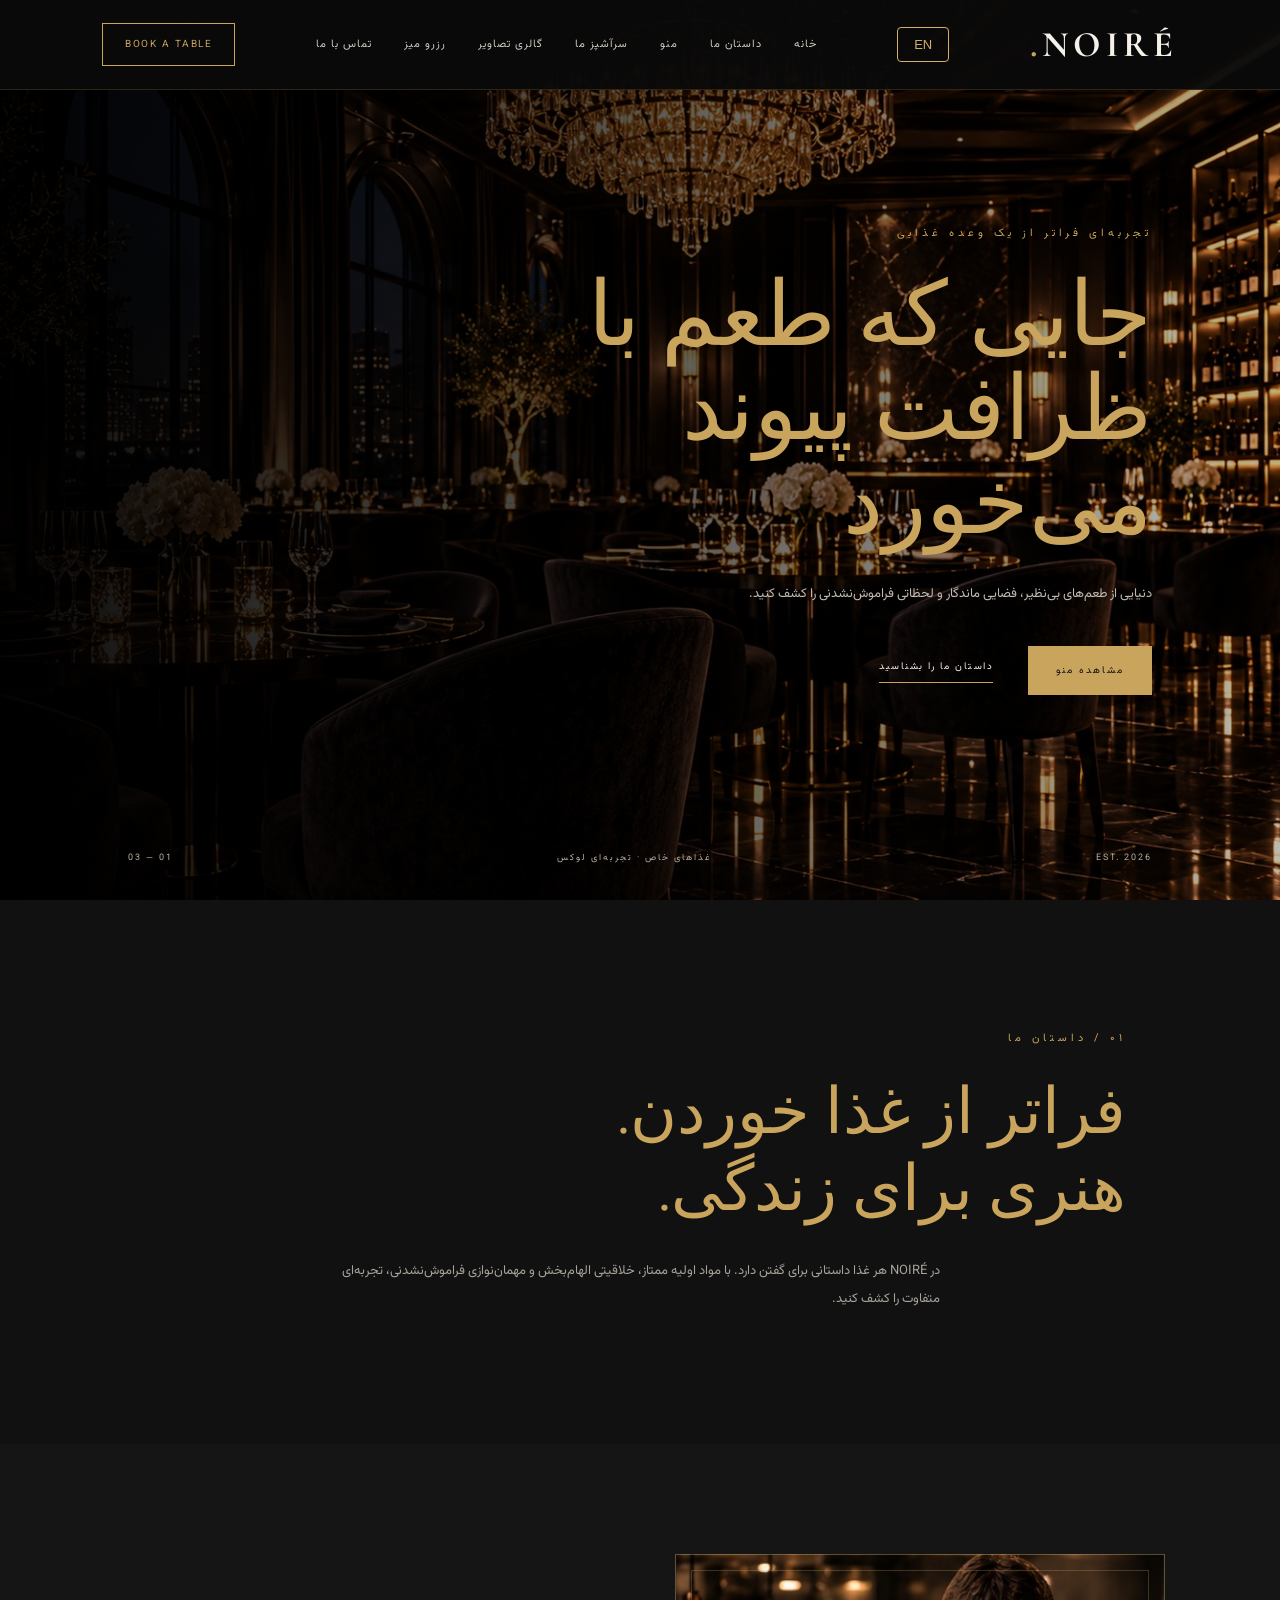
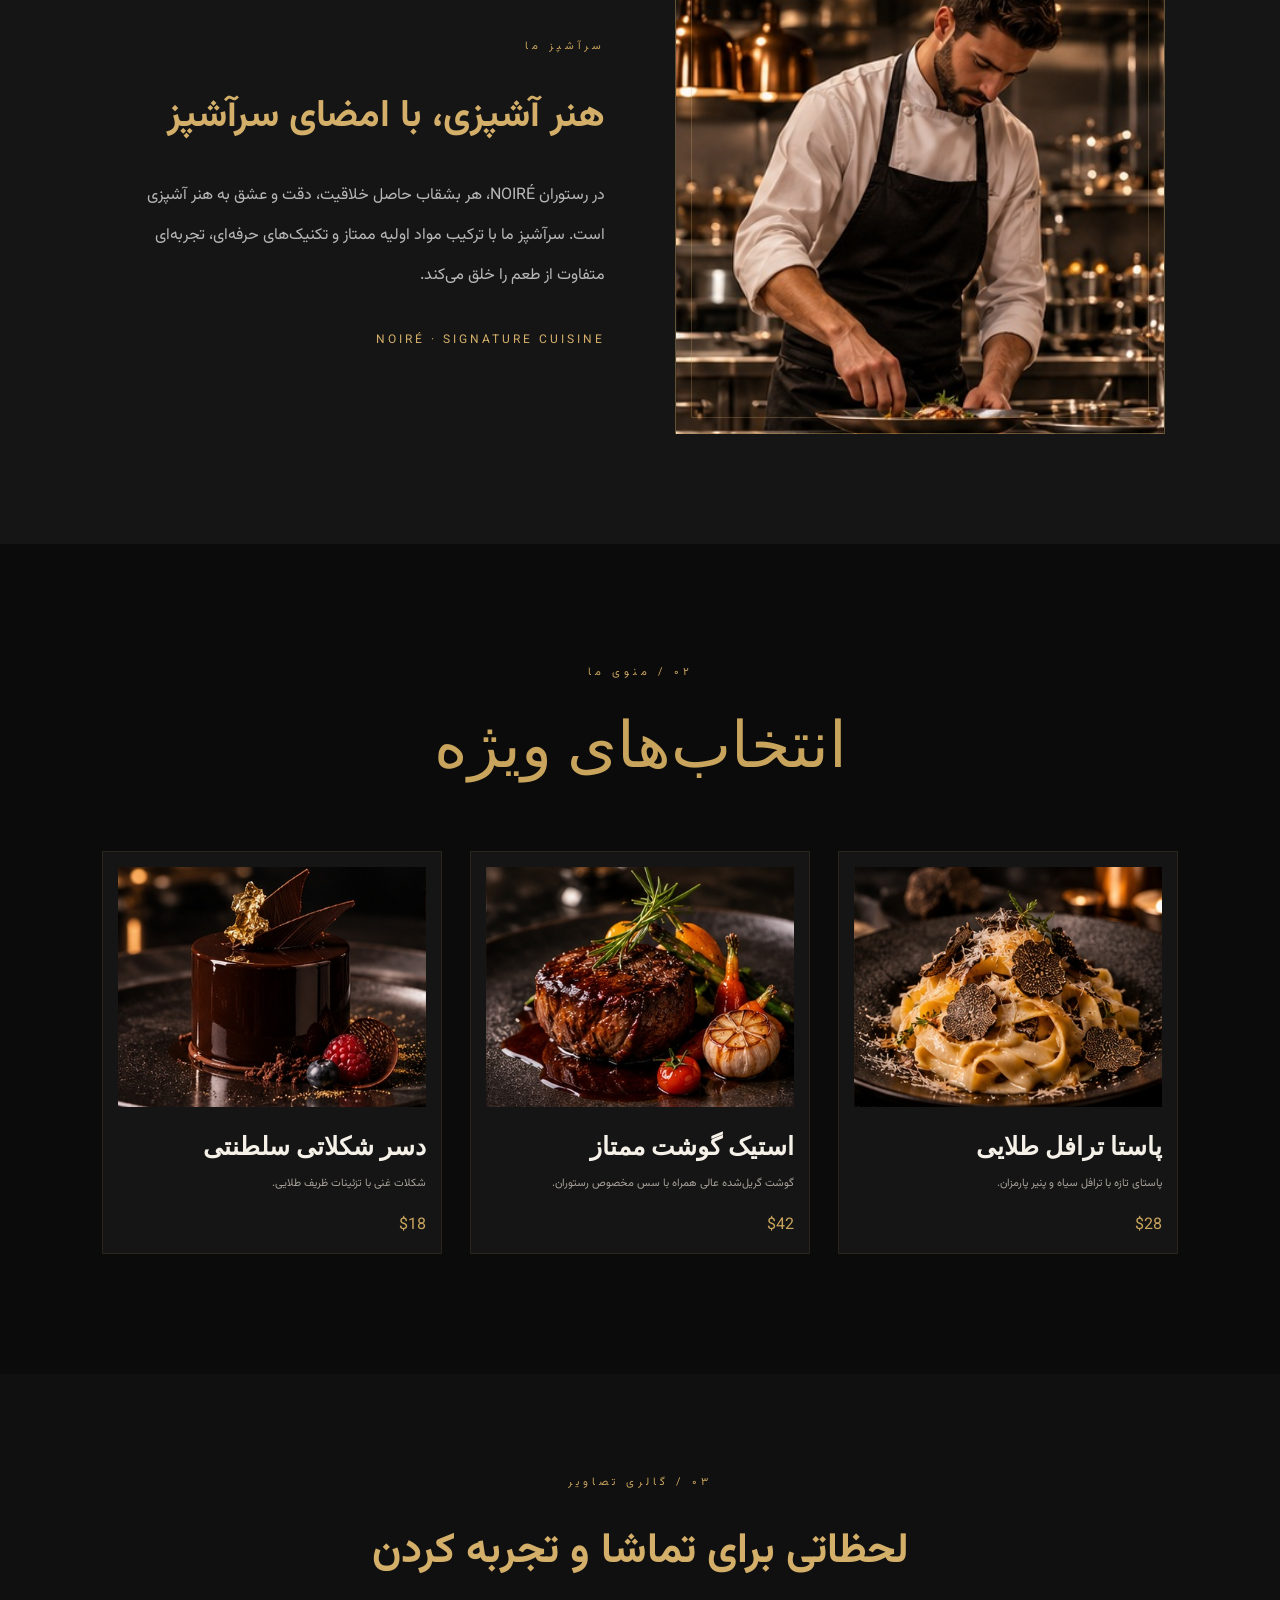
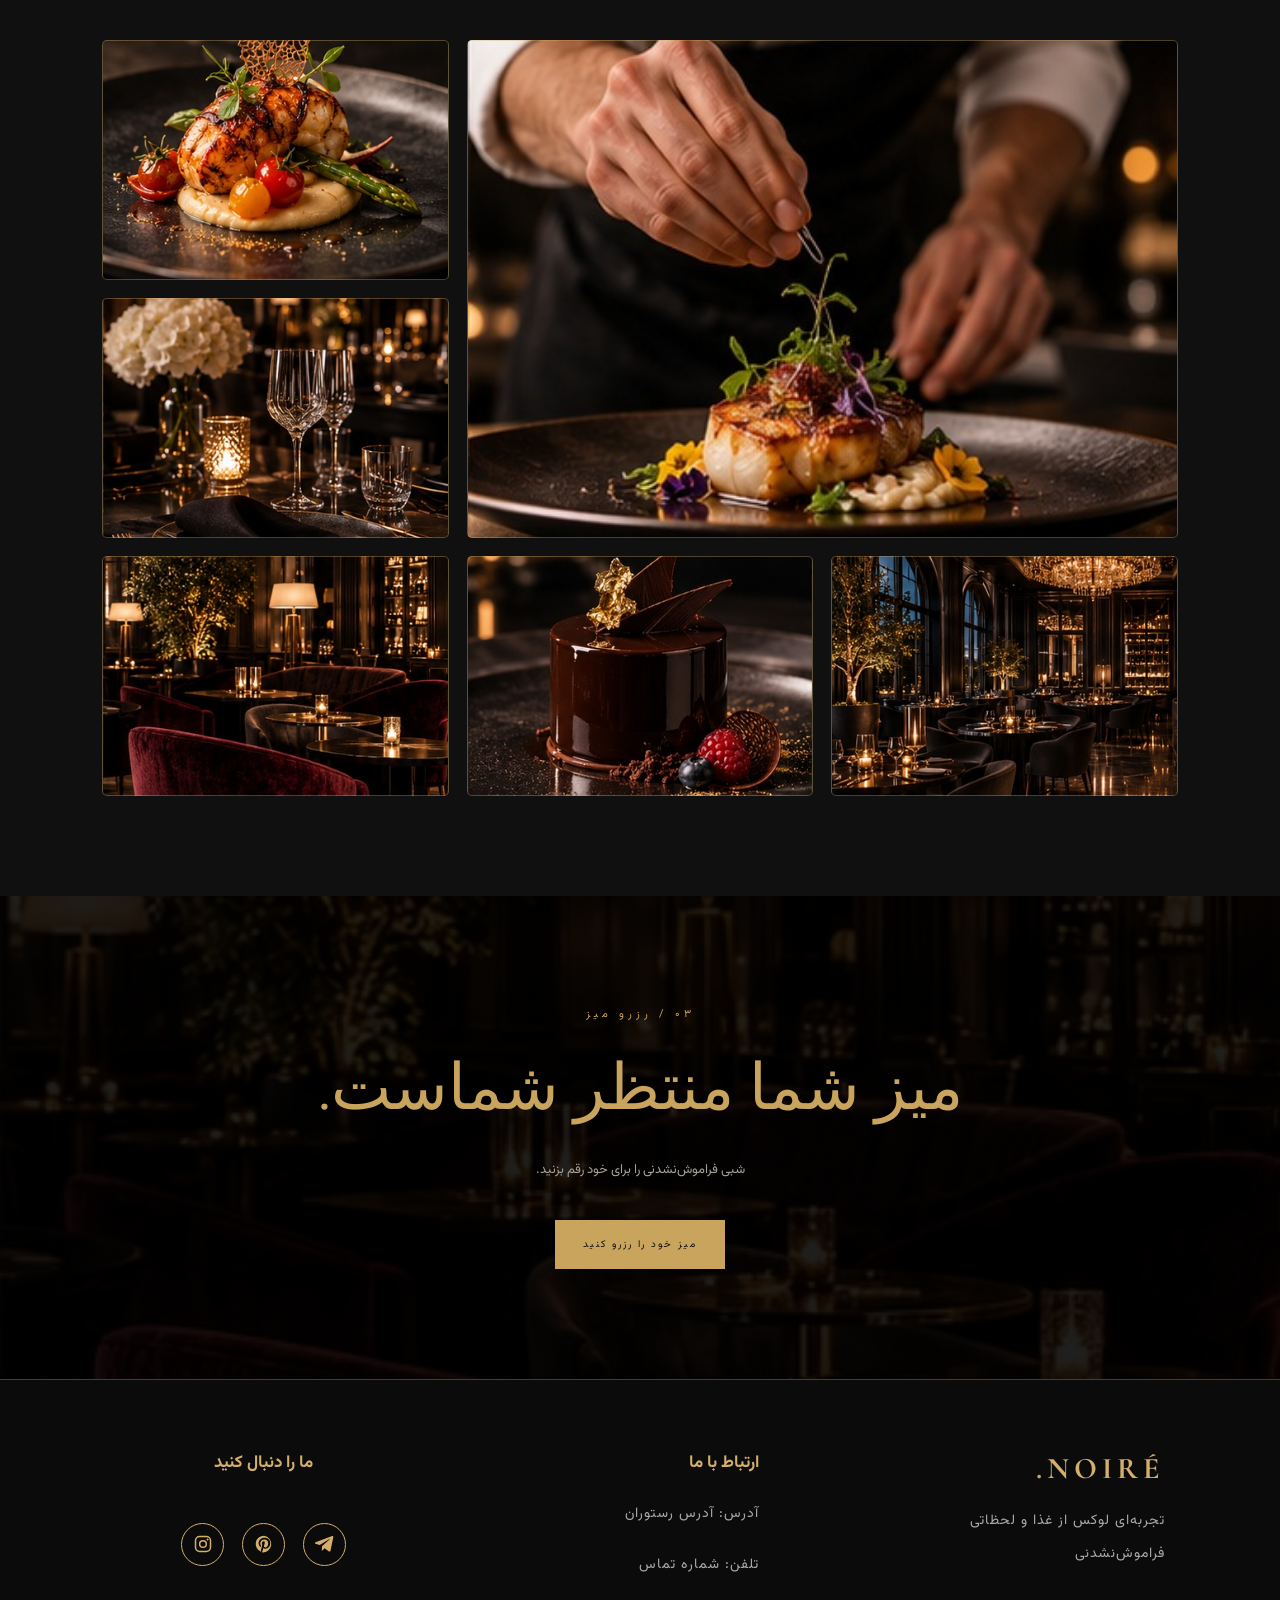
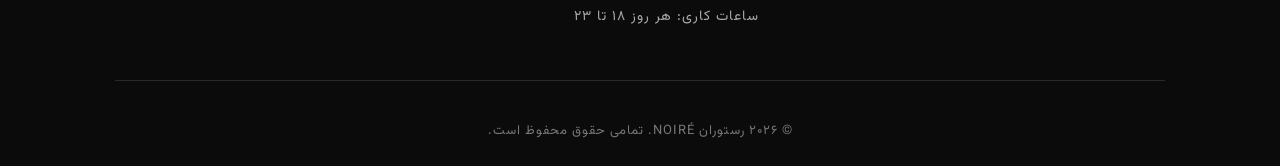
<file: index.html>
<!DOCTYPE html>
<html lang="fa" dir="rtl">
<head>
    <meta charset="UTF-8">
    <meta name="viewport" content="width=device-width, initial-scale=1.0">
    <meta name="description" content="NOIRÉ - An unforgettable luxury dining experience.">
    <title>NOIRÉ | Luxury Restaurant</title>

    <link rel="stylesheet" href="style.css">
    <link href="https://fonts.googleapis.com/css2?family=Vazirmatn:wght@100..900&display=swap" rel="stylesheet">
    <link rel="preconnect" href="https://fonts.googleapis.com">
    <link rel="preconnect" href="https://fonts.gstatic.com" crossorigin>
    <link href="https://fonts.googleapis.com/css2?family=Cormorant+Garamond:wght@400;500;600;700&family=Montserrat:wght@300;400;500;600&display=swap" rel="stylesheet">
</head>
<body>

    <header class="header">
       
    <a href="#" class="logo">NOIRÉ<span>.</span></a>
        <button id="languageToggle" class="language-btn" onclick="toggleLanguage()">
    EN
</button>

     
<nav class="navbar">
    <a href="#home" data-fa="خانه" data-en="Home">خانه</a>
    <a href="#about" data-fa="داستان ما" data-en="Our Story">داستان ما</a>
    <a href="#menu" data-fa="منو" data-en="Menu">منو</a>
    <a href="#chef" data-fa="سرآشپز ما" data-en="Our Chef">سرآشپز ما</a>
    <a href="#gallery" data-fa="گالری تصاویر" data-en="Gallery">گالری تصاویر</a>
    <a href="#reservation" data-fa="رزرو میز" data-en="Reservation">رزرو میز</a>
    <a href="#contact" data-fa="تماس با ما" data-en="Contact">تماس با ما</a>
</nav>

        <a href="#reservation" class="header-btn">BOOK A TABLE</a>
    </header>

    <main>
      
<section class="hero" id="home">
    <div class="hero-content">
        <p class="eyebrow"
           data-fa="تجربه‌ای فراتر از یک وعده غذایی"
           data-en="AN EXTRAORDINARY DINING EXPERIENCE">
            تجربه‌ای فراتر از یک وعده غذایی
        </p>

        <h1>
            <span data-fa="جایی که طعم با" data-en="Where Taste Meets">جایی که طعم با</span>
            <span data-fa="ظرافت" data-en="Elegance">ظرافت</span>
            <span data-fa="پیوند می‌خورد" data-en="">پیوند می‌خورد</span>
        </h1>

        <p class="hero-description"
           data-fa="دنیایی از طعم‌های بی‌نظیر، فضایی ماندگار و لحظاتی فراموش‌نشدنی را کشف کنید."
           data-en="Discover a world of exquisite flavors, timeless atmosphere and unforgettable moments.">
            دنیایی از طعم‌های بی‌نظیر، فضایی ماندگار و لحظاتی فراموش‌نشدنی را کشف کنید.
        </p>

        <div class="hero-buttons">
            <a href="#menu" class="primary-btn"
               data-fa="مشاهده منو" data-en="EXPLORE MENU">مشاهده منو</a>

            <a href="#about" class="text-btn"
               data-fa="داستان ما را بشناسید" data-en="DISCOVER OUR STORY">داستان ما را بشناسید</a>
        </div>
    </div>

    <div class="hero-bottom">
        <span>EST. 2026</span>
        <span data-fa="غذاهای خاص · تجربه‌ای لوکس"
              data-en="FINE DINING · SIGNATURE CUISINE">غذاهای خاص · تجربه‌ای لوکس</span>
        <span>01 — 03</span>
    </div>
</section>


      
<section class="about" id="about">
    <div class="section-label"
         data-fa="۰۱ / داستان ما"
         data-en="01 / OUR STORY">۰۱ / داستان ما</div>

    <h2>
        <span data-fa="فراتر از غذا خوردن." data-en="More Than Dining.">فراتر از غذا خوردن.</span>
        <br>
        <span data-fa="هنری برای زندگی." data-en="An Art of Living.">هنری برای زندگی.</span>
    </h2>

    <p
        data-fa="در NOIRÉ هر غذا داستانی برای گفتن دارد. با مواد اولیه ممتاز، خلاقیتی الهام‌بخش و مهمان‌نوازی فراموش‌نشدنی، تجربه‌ای متفاوت را کشف کنید."
        data-en="At NOIRÉ, every dish tells a story. Experience exceptional ingredients, inspired creativity and unforgettable hospitality.">
        در NOIRÉ هر غذا داستانی برای گفتن دارد. با مواد اولیه ممتاز، خلاقیتی الهام‌بخش و مهمان‌نوازی فراموش‌نشدنی، تجربه‌ای متفاوت را کشف کنید.
    </p>
</section>

<section class="chef" id="chef">

    <div class="chef-image">
        <div class="chef-image-overlay"></div>
    </div>

    <div class="chef-content">

        <div class="section-label"
             data-fa="سرآشپز ما"
             data-en="OUR CHEF">
            سرآشپز ما
        </div>

        <h2>
            <span data-fa="هنر آشپزی،"
                  data-en="The Art of Cooking,">
                هنر آشپزی،
            </span>
            <span data-fa="با امضای سرآشپز"
                  data-en="Signed by Our Chef">
                با امضای سرآشپز
            </span>
        </h2>

        <p data-fa="در رستوران NOIRÉ، هر بشقاب حاصل خلاقیت، دقت و عشق به هنر آشپزی است. سرآشپز ما با ترکیب مواد اولیه ممتاز و تکنیک‌های حرفه‌ای، تجربه‌ای متفاوت از طعم را خلق می‌کند."
           data-en="At NOIRÉ, every plate is a creation of passion, precision and culinary artistry. Our chef combines exceptional ingredients with refined techniques to create an unforgettable dining experience.">
            در رستوران NOIRÉ، هر بشقاب حاصل خلاقیت، دقت و عشق به هنر آشپزی است. سرآشپز ما با ترکیب مواد اولیه ممتاز و تکنیک‌های حرفه‌ای، تجربه‌ای متفاوت از طعم را خلق می‌کند.
        </p>

        <div class="chef-signature">NOIRÉ · SIGNATURE CUISINE</div>

    </div>

</section>
       
<section class="menu" id="menu">
    <div class="section-label"
         data-fa="۰۲ / منوی ما"
         data-en="02 / OUR MENU">۰۲ / منوی ما</div>

    <h2>
        <span data-fa="انتخاب‌های" data-en="Signature">انتخاب‌های</span>
        <span data-fa="ویژه" data-en="Selections">ویژه</span>
    </h2>

    <div class="menu-grid">
        <article class="menu-card">
           <div class="menu-image menu-pasta"></div>
            <h3 data-fa="پاستا ترافل طلایی" data-en="Golden Truffle Pasta">پاستا ترافل طلایی</h3>
            <p data-fa="پاستای تازه با ترافل سیاه و پنیر پارمزان." data-en="Fresh pasta, black truffle and parmesan.">پاستای تازه با ترافل سیاه و پنیر پارمزان.</p>
            <span>$28</span>
        </article>

        <article class="menu-card">
           <div class="menu-image menu-steak"></div>
            <h3 data-fa="استیک گوشت ممتاز" data-en="Premium Beef Steak">استیک گوشت ممتاز</h3>
            <p data-fa="گوشت گریل‌شده عالی همراه با سس مخصوص رستوران." data-en="Perfectly grilled beef with signature sauce.">گوشت گریل‌شده عالی همراه با سس مخصوص رستوران.</p>
            <span>$42</span>
        </article>

        <article class="menu-card">
            <div class="menu-image menu-dessert"></div>
            <h3 data-fa="دسر شکلاتی سلطنتی" data-en="Royal Chocolate Dessert">دسر شکلاتی سلطنتی</h3>
            <p data-fa="شکلات غنی با تزئینات ظریف طلایی." data-en="Rich chocolate with delicate golden touches.">شکلات غنی با تزئینات ظریف طلایی.</p>
            <span>$18</span>
        </article>
    </div>
</section>


        <section class="gallery" id="gallery">

    <div class="section-label"
         data-fa="۰۳ / گالری تصاویر"
         data-en="03 / OUR GALLERY">
        ۰۳ / گالری تصاویر
    </div>

    <h2>
        <span data-fa="لحظاتی برای تماشا"
              data-en="Moments Worth">
            لحظاتی برای تماشا
        </span>
        <span data-fa="و تجربه کردن"
              data-en="Experiencing">
            و تجربه کردن
        </span>
    </h2>

   <div class="gallery-grid">
    <div class="gallery-item gallery-item-large gallery-chef"></div>
    <div class="gallery-item gallery-seafood"></div>
    <div class="gallery-item gallery-table"></div>
    <div class="gallery-item gallery-interior"></div>
    <div class="gallery-item gallery-dessert"></div>
    <div class="gallery-item gallery-dining"></div>
</div>

</section>
       
<section class="reservation" id="reservation">
    <p class="section-label"
       data-fa="۰۳ / رزرو میز"
       data-en="03 / RESERVATIONS">۰۳ / رزرو میز</p>

    <h2>
        <span data-fa="میز شما" data-en="Your Table">میز شما</span>
        <span data-fa="منتظر شماست." data-en="Awaits.">منتظر شماست.</span>
    </h2>

    <p data-fa="شبی فراموش‌نشدنی را برای خود رقم بزنید."
       data-en="Make your next evening truly unforgettable.">
        شبی فراموش‌نشدنی را برای خود رقم بزنید.
    </p>

   <a href="reservation.html" class="primary-btn"
       data-fa="میز خود را رزرو کنید"
       data-en="RESERVE YOUR TABLE">میز خود را رزرو کنید</a>
</section>

    </main>

    

<footer id="contact" class="site-footer">

    <div class="footer-content">

        <div class="footer-brand">
            <a href="#" class="logo">NOIRÉ<span>.</span></a>

            <p data-fa="تجربه‌ای لوکس از غذا و لحظاتی فراموش‌نشدنی"
               data-en="Luxury Dining · Exceptional Moments">
                تجربه‌ای لوکس از غذا و لحظاتی فراموش‌نشدنی
            </p>
        </div>

        <div class="footer-contact">
            <h3 data-fa="ارتباط با ما" data-en="Contact Us">ارتباط با ما</h3>

            <p data-fa="آدرس: آدرس رستوران"
               data-en="Address: Restaurant Address">آدرس: آدرس رستوران</p>

            <p data-fa="تلفن: شماره تماس"
               data-en="Phone: Phone Number">تلفن: شماره تماس</p>

            <p data-fa="ساعات کاری: هر روز ۱۸ تا ۲۳"
               data-en="Opening Hours: Daily 6 PM – 11 PM">
                ساعات کاری: هر روز ۱۸ تا ۲۳
            </p>
        </div>

        
<div class="footer-social">
    <h3 data-fa="ما را دنبال کنید"
        data-en="Follow Us">ما را دنبال کنید</h3>

    <div class="social-icons">
        <a href="#" target="_blank" aria-label="Instagram">
            <svg viewBox="0 0 24 24">
                <rect x="3" y="3" width="18" height="18" rx="5" fill="none" stroke="currentColor" stroke-width="1.8"/>
                <circle cx="12" cy="12" r="4" fill="none" stroke="currentColor" stroke-width="1.8"/>
                <circle cx="17.5" cy="6.5" r="1.2" fill="currentColor"/>
            </svg>
        </a>
        <a href="#" target="_blank" aria-label="Pinterest">
            <svg viewBox="0 0 24 24">
                <path fill="currentColor" d="M12 2a10 10 0 0 0-3.64 19.31c-.02-.78 0-1.72.19-2.57l1.34-5.68s-.33-.65-.33-1.61c0-1.51.88-2.64 1.97-2.64.93 0 1.38.7 1.38 1.55 0 .95-.61 2.38-.92 3.7-.26 1.1.55 2 1.63 2 1.95 0 3.45-2.06 3.45-5.03 0-2.63-1.89-4.47-4.59-4.47-3.12 0-4.96 2.34-4.96 4.75 0 .94.36 1.95.82 2.5.09.11.1.2.07.31l-.3 1.22c-.05.2-.16.24-.37.14-1.37-.64-2.22-2.64-2.22-4.25 0-3.46 2.51-6.64 7.24-6.64 3.8 0 6.76 2.71 6.76 6.33 0 3.78-2.38 6.83-5.68 6.83-1.11 0-2.15-.58-2.51-1.27l-.69 2.62c-.25.96-.93 2.16-1.38 2.89A10 10 0 1 0 12 2z"/>
            </svg>
        </a>
        <a href="#" target="_blank" aria-label="Telegram">
            <svg viewBox="0 0 24 24">
                <path fill="currentColor" d="M21.9 4.2 18.6 20c-.25 1.12-.92 1.4-1.86.87l-5.15-3.8-2.49 2.4c-.27.27-.5.5-1.02.5l.37-5.24 9.54-8.62c.41-.37-.09-.57-.64-.2L5.56 13.25.48 11.66c-1.1-.35-1.12-1.1.23-1.63L20.57 2.4c.91-.33 1.7.22 1.33 1.8z"/>
            </svg>
        </a>
    </div>
</div>

    </div>


    <div class="footer-bottom">
        <p data-fa="© ۲۰۲۶ رستوران NOIRÉ. تمامی حقوق محفوظ است."
           data-en="© 2026 NOIRÉ Restaurant. All Rights Reserved.">
            © ۲۰۲۶ رستوران NOIRÉ. تمامی حقوق محفوظ است.
        </p>
    </div>

</footer>


    <script src="script.js"></script>
</body>
</html>
</file>
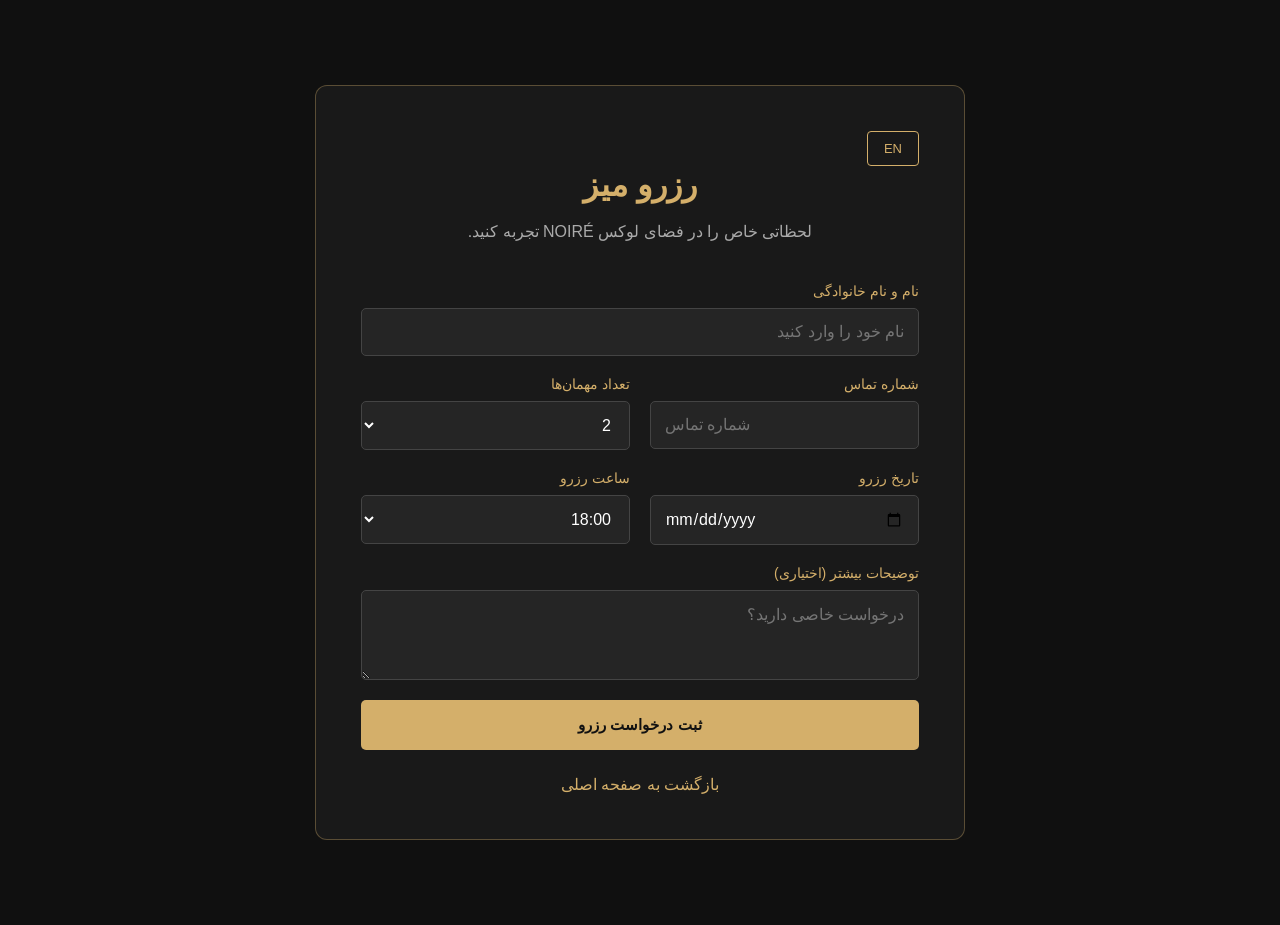
<file: reservation.html>
<!DOCTYPE html>
<html lang="fa" dir="rtl">
<head>
    <meta charset="UTF-8">
    <meta name="viewport" content="width=device-width, initial-scale=1.0">
    <title>رزرو میز | NOIRÉ</title>
    <link rel="stylesheet" href="style.css">

    <style>
        .reservation-page {
            min-height: 100vh;
            padding: 50px 20px;
            background: #101010;
            color: #fff;
            font-family: Tahoma, sans-serif;
        }

        .reservation-container {
            max-width: 650px;
            margin: 35px auto;
            padding: 45px;
            background: #191919;
            border: 1px solid rgba(212,175,106,.35);
            border-radius: 12px;
        }

        .reservation-container h1 {
            text-align: center;
            color: #d4af6a;
            margin-bottom: 12px;
        }

        .reservation-intro {
            text-align: center;
            color: #aaa;
            margin-bottom: 35px;
            line-height: 2;
        }

        .booking-form {
            display: grid;
            grid-template-columns: 1fr 1fr;
            gap: 20px;
        }

        .booking-form .field {
            display: flex;
            flex-direction: column;
            gap: 9px;
        }

        .booking-form label {
            color: #d4af6a;
            font-size: 14px;
        }

        .booking-form input,
        .booking-form select,
        .booking-form textarea {
            width: 100%;
            padding: 14px;
            background: #252525;
            border: 1px solid #444;
            border-radius: 5px;
            color: white;
            font: inherit;
            outline: none;
        }

        .booking-form input:focus,
        .booking-form select:focus,
        .booking-form textarea:focus {
            border-color: #d4af6a;
        }

        .booking-form textarea {
            resize: vertical;
            min-height: 90px;
        }

        .full-width {
            grid-column: 1 / -1;
        }

        .booking-submit {
            width: 100%;
            padding: 16px;
            background: #d4af6a;
            color: #111;
            border: none;
            border-radius: 5px;
            font-weight: bold;
            font-size: 15px;
            cursor: pointer;
            transition: .3s;
        }

        .booking-submit:hover {
            background: #f0d18e;
            transform: translateY(-2px);
        }

        .back-home {
            display: block;
            text-align: center;
            color: #d4af6a;
            text-decoration: none;
            margin-top: 25px;
        }

        .booking-message {
            display: none;
            margin-top: 20px;
            padding: 15px;
            background: #263526;
            color: #b9e5b9;
            text-align: center;
            border-radius: 5px;
            line-height: 1.8;
        }

        @media(max-width: 600px) {
            .reservation-container {
                padding: 25px 18px;
            }

            .booking-form {
                grid-template-columns: 1fr;
            }

            .full-width {
                grid-column: auto;
            }
        }
    </style>
</head>

<body>

<main class="reservation-page">
    <div class="reservation-container">

        <button id="languageToggle" class="language-btn"
        onclick="toggleLanguage()">
    EN
</button>
        <h1 data-fa="رزرو میز" data-en="Reserve Your Table">
            رزرو میز
        </h1>

        <p class="reservation-intro"
           data-fa="لحظاتی خاص را در فضای لوکس NOIRÉ تجربه کنید."
           data-en="Experience exceptional moments in the elegant atmosphere of NOIRÉ.">
            لحظاتی خاص را در فضای لوکس NOIRÉ تجربه کنید.
        </p>

        <form class="booking-form" id="bookingForm">

            <div class="field full-width">
                <label data-fa="نام و نام خانوادگی" data-en="Full Name">نام و نام خانوادگی</label>
                <input type="text" required
                       placeholder="نام خود را وارد کنید"
                       data-fa-placeholder="نام خود را وارد کنید"
                       data-en-placeholder="Enter your name">
            </div>

            <div class="field">
                <label data-fa="شماره تماس" data-en="Phone Number">شماره تماس</label>
                <input type="tel" required
                       placeholder="شماره تماس"
                       data-fa-placeholder="شماره تماس"
                       data-en-placeholder="Phone number">
            </div>

            <div class="field">
                <label data-fa="تعداد مهمان‌ها" data-en="Guests">تعداد مهمان‌ها</label>
                <select required>
                    <option value="2">2</option>
                    <option value="3">3</option>
                    <option value="4">4</option>
                    <option value="5">5</option>
                    <option value="6">6</option>
                    <option value="7">7+</option>
                </select>
            </div>

            <div class="field">
                <label data-fa="تاریخ رزرو" data-en="Reservation Date">تاریخ رزرو</label>
                <input type="date" id="bookingDate" required>
            </div>

            <div class="field">
                <label data-fa="ساعت رزرو" data-en="Reservation Time">ساعت رزرو</label>
                <select required>
                    <option value="18:00">18:00</option>
                    <option value="19:00">19:00</option>
                    <option value="20:00">20:00</option>
                    <option value="21:00">21:00</option>
                    <option value="22:00">22:00</option>
                </select>
            </div>

            <div class="field full-width">
                <label data-fa="توضیحات بیشتر (اختیاری)"
                       data-en="Additional Notes (Optional)">
                    توضیحات بیشتر (اختیاری)
                </label>
                <textarea
                    placeholder="درخواست خاصی دارید؟"
                    data-fa-placeholder="درخواست خاصی دارید؟"
                    data-en-placeholder="Any special requests?"></textarea>
            </div>

            <div class="full-width">
                <button type="submit" class="booking-submit"
                        data-fa="ثبت درخواست رزرو"
                        data-en="SUBMIT RESERVATION">
                    ثبت درخواست رزرو
                </button>
            </div>

        </form>

        <div class="booking-message" id="bookingMessage"
             data-fa="درخواست شما ثبت شد. برای تأیید نهایی رزرو با رستوران تماس بگیرید."
             data-en="Your request has been recorded. Please contact the restaurant for final confirmation.">
        </div>

        <a href="index.html" class="back-home"
           data-fa="بازگشت به صفحه اصلی"
           data-en="Back to Home">
            بازگشت به صفحه اصلی
        </a>

    </div>
</main>

<script>
    const bookingForm = document.getElementById("bookingForm");
    const bookingDate = document.getElementById("bookingDate");
    let currentLanguage = "fa";

function toggleLanguage() {
    currentLanguage = currentLanguage === "fa" ? "en" : "fa";

    document.documentElement.lang = currentLanguage;
    document.documentElement.dir = currentLanguage === "fa" ? "rtl" : "ltr";

    document.querySelectorAll("[data-fa][data-en]").forEach(element => {
        element.textContent = element.dataset[currentLanguage];
    });

    document.querySelectorAll("[data-fa-placeholder][data-en-placeholder]").forEach(element => {
        element.placeholder = element.dataset[
            currentLanguage === "fa" ? "faPlaceholder" : "enPlaceholder"
        ];
    });

    document.getElementById("languageToggle").textContent =
        currentLanguage === "fa" ? "EN" : "FA";
}

    bookingDate.min = new Date().toLocaleDateString("en-CA");

document.querySelectorAll("[data-fa-placeholder][data-en-placeholder]").forEach(element => {
    element.placeholder = element.dataset.faPlaceholder;
});

    
    bookingForm.addEventListener("submit", function(event) {
        event.preventDefault();

        const message = document.getElementById("bookingMessage");
        message.style.display = "block";
        message.textContent = message.dataset[
            document.documentElement.lang === "en" ? "en" : "fa"
        ];

        bookingForm.reset();
    });
</script>

</body>
</html>
</file>
<file: style.css>
* {
    margin: 0;
    padding: 0;
    box-sizing: border-box;
    scroll-behavior: smooth;
}

:root {
    --black: #0b0b0b;
    --dark: #111111;
    --gold: #c9a45c;
    --light-gold: #e6c987;
    --white: #f5f1e9;
    --gray: #a7a29a;
}

body {
    background: var(--black);
    color: var(--white);
    font-family: 'Montserrat', sans-serif;
    overflow-x: hidden;
}

a {
    text-decoration: none;
    color: inherit;
}

.header {
    width: 100%;
    height: 90px;
    padding: 0 8%;
    display: flex;
    align-items: center;
    justify-content: space-between;
    background: rgba(10, 10, 10, 0.96);
    border-bottom: 1px solid rgba(201, 164, 92, 0.18);
    position: absolute;
    top: 0;
    z-index: 10;
}

.logo {
    font-family: 'Cormorant Garamond', serif;
    font-size: 36px;
    font-weight: 700;
    letter-spacing: 5px;
}

.logo span {
    color: var(--gold);
}

.navbar {
    display: flex;
    gap: 32px;
}

.navbar a {
    font-size: 11px;
    letter-spacing: 1px;
    color: #d0cbc1;
    transition: 0.3s;
}

.navbar a:hover {
    color: var(--gold);
}

.header-btn {
    border: 1px solid var(--gold);
    padding: 13px 22px;
    font-size: 10px;
    letter-spacing: 1.5px;
    color: var(--gold);
    transition: 0.4s;
}

.header-btn:hover {
    background: var(--gold);
    color: var(--black);
}

.hero {
    min-height: 100vh;
    position: relative;
    display: flex;
    align-items: center;
    padding: 120px 10% 100px;
    background:
        linear-gradient(90deg, rgba(0,0,0,0.95), rgba(0,0,0,0.65), rgba(0,0,0,0.25)),
       url('images/hero-background.jpg') center/cover no-repeat;
}

.hero-content {
    max-width: 700px;
    animation: fadeUp 1.2s ease forwards;
}

.eyebrow,
.section-label {
    color: var(--gold);
    font-size: 11px;
    letter-spacing: 4px;
    margin-bottom: 28px;
}

.hero h1 {
    font-family: 'Cormorant Garamond', serif;
    font-size: clamp(55px, 7vw, 100px);
    line-height: 1.05;
    font-weight: 500;
    margin-bottom: 28px;
}

.hero h1 span,
.about h2 span,
.menu h2 span,
.reservation h2 span {
    color: var(--gold);
}

.hero-description {
    max-width: 460px;
    color: #c1bcb3;
    font-size: 13px;
    line-height: 2.2;
    margin-bottom: 38px;
}

.hero-buttons {
    display: flex;
    align-items: center;
    gap: 35px;
}

.primary-btn {
    display: inline-block;
    background: var(--gold);
    color: #111;
    padding: 17px 28px;
    font-size: 10px;
    letter-spacing: 2px;
    transition: 0.4s;
}

.primary-btn:hover {
    background: var(--light-gold);
    transform: translateY(-4px);
    box-shadow: 0 10px 35px rgba(201,164,92,0.2);
}

.text-btn {
    color: var(--white);
    font-size: 10px;
    letter-spacing: 1.5px;
    border-bottom: 1px solid var(--gold);
    padding-bottom: 8px;
}

.hero-bottom {
    position: absolute;
    bottom: 35px;
    left: 10%;
    right: 10%;
    display: flex;
    justify-content: space-between;
    color: #b9b0a1;
    font-size: 9px;
    letter-spacing: 2px;
}

.about {
    padding: 130px 12%;
    text-align: center;
    background: var(--dark);
}

.about h2,
.menu h2,
.reservation h2 {
    font-family: 'Cormorant Garamond', serif;
    font-size: clamp(42px, 5vw, 65px);
    font-weight: 500;
    line-height: 1.2;
    margin-bottom: 28px;
}

.about p,
.reservation > p:not(.section-label) {
    max-width: 600px;
    margin: auto;
    color: var(--gray);
    font-size: 13px;
    line-height: 2.2;
}

.menu {
    padding: 120px 8%;
    text-align: center;
}

.menu-grid {
    display: grid;
    grid-template-columns: repeat(3, 1fr);
    gap: 28px;
    margin-top: 65px;
    text-align: left;
}

.menu-card {
    background: #151515;
    padding: 15px;
    border: 1px solid rgba(201,164,92,0.12);
    transition: 0.4s;
}

.menu-card:hover {
    transform: translateY(-10px);
    border-color: var(--gold);
}

.menu-image {
    height: 240px;
    background: linear-gradient(135deg, #29231a, #121212);
    margin-bottom: 25px;
}
.menu-pasta {
    background-image: url("images/menu-truffle-pasta.jpg");
    background-size: cover;
    background-position: center;
    background-repeat: no-repeat;
}
.menu-steak {
    background-image: url("images/menu-premium-steak.jpg");
    background-size: cover;
    background-position: center;
    background-repeat: no-repeat;
}
.menu-dessert {
    background-image: url("images/menu-chocolate-dessert.jpg");
    background-size: cover;
    background-position: center;
    background-repeat: no-repeat;
}

.menu-card h3 {
    font-family: 'Cormorant Garamond', serif;
    font-size: 25px;
    margin-bottom: 12px;
}

.menu-card p {
    color: var(--gray);
    font-size: 11px;
    line-height: 1.8;
    margin-bottom: 20px;
}

.menu-card span {
    color: var(--gold);
    font-size: 16px;
}

.reservation {
    padding: 110px 20px;
    text-align: center;
    background:
        linear-gradient(rgba(0,0,0,0.88), rgba(0,0,0,0.88)),
url('images/reservation-interior.jpg') center/cover;
}

.reservation .primary-btn {
    margin-top: 35px;
}

footer {
    background: #080808;
    border-top: 1px solid rgba(201,164,92,0.2);
    padding: 50px 20px;
    text-align: center;
}

footer p {
    color: var(--gray);
    font-size: 11px;
    margin-top: 18px;
    letter-spacing: 1px;
}

@keyframes fadeUp {
    from {
        opacity: 0;
        transform: translateY(35px);
    }
    to {
        opacity: 1;
        transform: translateY(0);
    }
}

@media (max-width: 900px) {
    .header {
        padding: 0 5%;
    }

    .navbar {
        gap: 15px;
    }

    .header-btn {
        display: none;
    }

    .menu-grid {
        grid-template-columns: repeat(2, 1fr);
    }
}

@media (max-width: 600px) {
    .header {
        height: auto;
        min-height: 80px;
        flex-wrap: wrap;
        padding: 18px 5%;
        gap: 18px;
    }

    .logo {
        font-size: 29px;
    }

    .navbar {
        width: 100%;
        justify-content: space-between;
        gap: 8px;
    }

    .navbar a {
        font-size: 9px;
    }

    .hero {
        min-height: 850px;
        padding: 150px 7% 110px;
    }

    .hero h1 {
        font-size: 58px;
    }

    .hero-buttons {
        align-items: flex-start;
        flex-direction: column;
        gap: 22px;
    }

    .hero-bottom {
        left: 7%;
        right: 7%;
        font-size: 7px;
    }

    .about,
    .menu {
        padding: 85px 7%;
    }

    .menu-grid {
        grid-template-columns: 1fr;
    }

    .menu-image {
        height: 260px;
    }
}

/* Persian language support */
html[lang="fa"] body {
    font-family: Tahoma, sans-serif;
}

html[dir="rtl"] .navbar {
    direction: rtl;
}

html[dir="rtl"] .about,
html[dir="rtl"] .menu-card {
    text-align: right;
}

html[dir="rtl"] .hero-content,
html[dir="rtl"] .reservation {
    direction: rtl;
}

/* Language button */
.language-btn {
    background: transparent;
    color: #d4af6a;
    border: 1px solid #d4af6a;
    padding: 9px 16px;
    border-radius: 4px;
    font-size: 13px;
    cursor: pointer;
    transition: 0.3s ease;
}

.language-btn:hover {
    background: #d4af6a;
    color: #111;
}
/* NOIRE IMAGE GALLERY */

.gallery {
    padding: 100px 8%;
    background: #101010;
    color: #fff;
    text-align: center;
}

.gallery h2 {
    font-size: 42px;
    color: #d4af6a;
    margin: 25px 0 55px;
}

.gallery-grid {
    display: grid;
    grid-template-columns: repeat(3, 1fr);
    grid-auto-rows: 240px;
    gap: 18px;
}

.gallery-item {
    border: 1px solid rgba(212, 175, 106, 0.35);
    border-radius: 5px;
    background: #202020;
    overflow: hidden;
}

.gallery-item-large {
    grid-column: span 2;
    grid-row: span 2;
}
.gallery-chef {
    background-image: url("images/gallery-chef-plating.jpg");
    background-size: cover;
    background-position: center;
    background-repeat: no-repeat;
}
.gallery-seafood {
    background-image: url("images/gallery-seafood.jpg");
    background-size: cover;
    background-position: center;
    background-repeat: no-repeat;
}

.gallery-table {
    background-image: url("images/gallery-table-setting.jpg");
    background-size: cover;
    background-position: center;
    background-repeat: no-repeat;
}

.gallery-interior {
    background-image: url("images/hero-interior.jpg");
    background-size: cover;
    background-position: center;
    background-repeat: no-repeat;
}

.gallery-dessert {
    background-image: url("images/menu-chocolate-dessert.jpg");
    background-size: cover;
    background-position: center;
    background-repeat: no-repeat;
}

.gallery-dining {
    background-image: url("images/reservation-interior.jpg");
    background-size: cover;
    background-position: center;
    background-repeat: no-repeat;
}

@media (max-width: 700px) {
    .gallery {
        padding: 65px 5%;
    }

    .gallery h2 {
        font-size: 30px;
    }

    .gallery-grid {
        grid-template-columns: repeat(2, 1fr);
        grid-auto-rows: 170px;
        gap: 10px;
    }

    .gallery-item-large {
        grid-column: span 2;
        grid-row: span 1;
    }
}
/* CHEF SECTION */

.chef {
    display: grid;
    grid-template-columns: 1fr 1fr;
    align-items: center;
    gap: 70px;
    padding: 110px 9%;
    background: #151515;
    color: #fff;
}

.chef-image {
    min-height: 480px;
    position: relative;
   background: url("images/chef-portrait.jpg") center 30% / cover no-repeat;
    border: 1px solid rgba(212,175,106,.4);
}

.chef-image-overlay {
    position: absolute;
    inset: 15px;
    border: 1px solid rgba(212,175,106,.25);
}

.chef-content {
    max-width: 550px;
}

.chef-content h2 {
    font-size: 38px;
    line-height: 1.8;
    color: #d4af6a;
    margin: 25px 0;
}

.chef-content p {
    color: #b8b8b8;
    font-size: 16px;
    line-height: 2.5;
}

.chef-signature {
    color: #d4af6a;
    letter-spacing: 3px;
    font-size: 12px;
    margin-top: 35px;
}

html[dir="rtl"] .chef {
    direction: rtl;
}

html[dir="rtl"] .chef-content {
    text-align: right;
}

@media(max-width: 700px) {
    .chef {
        grid-template-columns: 1fr;
        gap: 35px;
        padding: 70px 6%;
    }

    .chef-image {
        min-height: 350px;
    }

    .chef-content h2 {
        font-size: 29px;
    }
}
/* Persian Font - Vazirmatn */

html[lang="fa"] body {
    font-family: 'Vazirmatn', sans-serif;
}
/* LUXURY FOOTER */

.site-footer {
    background: #0b0b0b;
    color: #fff;
    padding: 70px 9% 25px;
    border-top: 1px solid rgba(212,175,106,.3);
}

.footer-content {
    display: grid;
    grid-template-columns: 1.2fr 1fr 1fr;
    gap: 50px;
    padding-bottom: 45px;
}

.footer-brand .logo {
    color: #d4af6a;
    font-size: 30px;
    text-decoration: none;
}

.footer-content h3 {
    color: #d4af6a;
    font-size: 17px;
    margin-bottom: 22px;
}

.footer-content p {
    color: #aaa;
    font-size: 14px;
    line-height: 2.4;
}

.footer-brand p {
    max-width: 280px;
}

.social-icons {
    display: flex;
    justify-content: center;
    align-items: center;
    gap: 18px;
    margin-top: 25px;
    direction: ltr;
}
.social-icons a {
    width: 43px;
    height: 43px;
    display: flex;
    align-items: center;
    justify-content: center;
    border: 1px solid #d4af6a;
    border-radius: 50%;
    color: #d4af6a;
    text-decoration: none;
    font-size: 13px;
    transition: .3s ease;
}

.social-icons a:hover {
    background: #d4af6a;
    color: #111;
    transform: translateY(-4px);
}
.social-icons a svg {
    width: 20px;
    height: 20px;
    display: block;
}

.social-icons a {
    flex-shrink: 0;
}

.footer-bottom {
    border-top: 1px solid #292929;
    padding-top: 22px;
    text-align: center;
}

.footer-bottom p {
    color: #777;
    font-size: 13px;
}

html[dir="rtl"] .footer-content {
    direction: rtl;
    text-align: right;
}

@media(max-width: 700px) {
    .footer-content {
        grid-template-columns: 1fr;
        gap: 30px;
    }

    .site-footer {
        padding: 50px 7% 20px;
    }
}
.footer-social {
    text-align: center !important;
}

.footer-social .social-icons {
    display: flex;
    justify-content: center !important;
    align-items: center;
    width: 100%;
    direction: ltr;
    margin: 25px auto 0;
}
.footer-social {
    display: flex;
    flex-direction: column;
    align-items: center;
    text-align: center;
}

.footer-social .social-icons {
    width: 100%;
    display: flex;
    justify-content: center;
    align-items: center;
    margin: 25px auto 0;
}
/* RESERVATION PAGE BACKGROUND */
.reservation-page {
    min-height: 100vh;
    background:
        linear-gradient(rgba(0, 0, 0, 0.78), rgba(0, 0, 0, 0.88)),
        url("images/reservation-interior.jpg") center/cover no-repeat;
}
</file>
